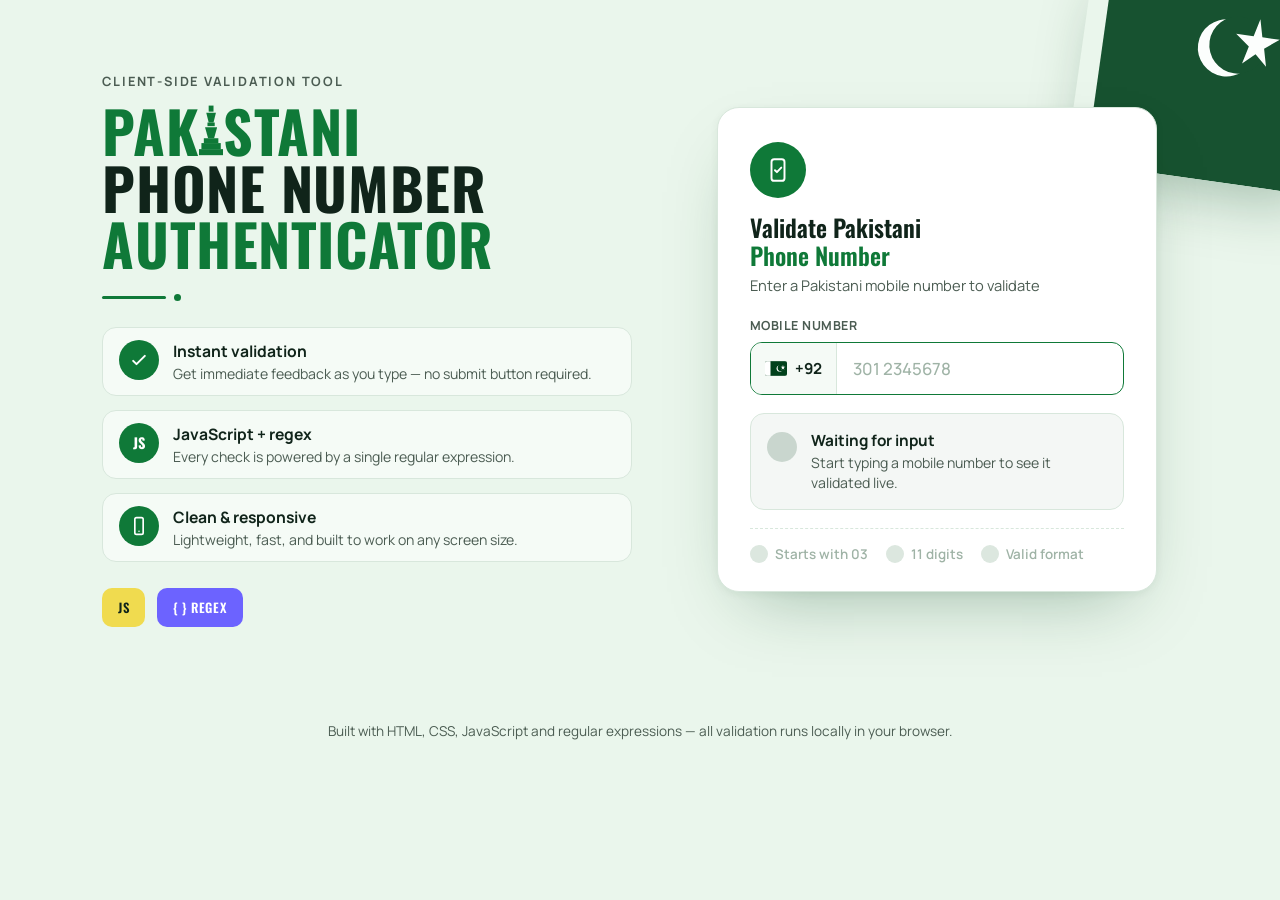
<file: index.html>
<!DOCTYPE html>
<html lang="en">
<head>
<meta charset="UTF-8">
<meta name="viewport" content="width=device-width, initial-scale=1.0">
<title>Pakistani Phone Number Authenticator</title>
<link rel="preconnect" href="https://fonts.googleapis.com">
<link rel="preconnect" href="https://fonts.gstatic.com" crossorigin>
<link href="https://fonts.googleapis.com/css2?family=Manrope:wght@400;500;600;700;800&family=Oswald:wght@500;600;700&display=swap" rel="stylesheet">
<link rel="stylesheet" href="style.css">
</head>
<body>

<div class="page">

  <div class="corner-flag" aria-hidden="true">
    <svg viewBox="0 0 200 200">
      <rect width="200" height="200" fill="var(--deep-green)"/>
      <g fill="#fff" transform="translate(112,78)">
        <circle r="26"/>
        <circle r="26" fill="var(--deep-green)" cx="10" cy="-4"/>
        <path d="M27 -30 L31 -14 L47 -14 L34 -4 L38 12 L27 2 L16 12 L20 -4 L7 -14 L23 -14 Z"/>
      </g>
    </svg>
  </div>

  <header class="hero">
    <div class="hero-inner">

      <div class="hero-copy">
        <p class="eyebrow">Client&#8209;side validation tool</p>

        <h1 class="headline">
          <span class="line accent">Pak<span class="tower" aria-hidden="true">
            <svg viewBox="0 0 40 90" preserveAspectRatio="xMidYMax meet">
              <rect x="16" y="4" width="8" height="10"/>
              <polygon points="12,16 28,16 24,32 16,32"/>
              <rect x="14" y="32" width="12" height="6"/>
              <polygon points="10,40 30,40 25,58 15,58"/>
              <rect x="8" y="58" width="24" height="8"/>
              <rect x="4" y="66" width="32" height="10"/>
              <rect x="0" y="76" width="40" height="10"/>
            </svg>
          </span>stani</span>
          <span class="line ink">Phone Number</span>
          <span class="line accent">Authenticator</span>
        </h1>

        <div class="rule"><span class="dot"></span></div>

        <ul class="feature-list">
          <li>
            <span class="feature-icon">
              <svg viewBox="0 0 24 24" fill="none"><path d="M5 13l4 4L19 7" stroke="#fff" stroke-width="2.4" stroke-linecap="round" stroke-linejoin="round"/></svg>
            </span>
            <div>
              <strong>Instant validation</strong>
              <p>Get immediate feedback as you type &mdash; no submit button required.</p>
            </div>
          </li>
          <li>
            <span class="feature-icon">JS</span>
            <div>
              <strong>JavaScript + regex</strong>
              <p>Every check is powered by a single regular expression.</p>
            </div>
          </li>
          <li>
            <span class="feature-icon">
              <svg viewBox="0 0 24 24" fill="none"><rect x="7" y="2" width="10" height="20" rx="2" stroke="#fff" stroke-width="2"/><circle cx="12" cy="18.4" r="0.9" fill="#fff"/></svg>
            </span>
            <div>
              <strong>Clean &amp; responsive</strong>
              <p>Lightweight, fast, and built to work on any screen size.</p>
            </div>
          </li>
        </ul>

        <div class="badges">
          <span class="badge badge-js">JS</span>
          <span class="badge badge-re">{&nbsp;}&nbsp;REGEX</span>
        </div>
      </div>

      <div class="hero-demo">
        <section class="card" aria-labelledby="card-title">
          <div class="card-icon">
            <svg viewBox="0 0 24 24" fill="none"><rect x="6" y="2" width="12" height="20" rx="2.5" stroke="#fff" stroke-width="1.8"/><path d="M9.2 12.2l1.8 1.8 4-4.2" stroke="#fff" stroke-width="1.8" stroke-linecap="round" stroke-linejoin="round"/></svg>
          </div>
          <h2 id="card-title">Validate Pakistani<br><span class="accent">Phone Number</span></h2>
          <p class="card-sub">Enter a Pakistani mobile number to validate</p>

          <label class="field-label" for="phone-input">Mobile number</label>
          <div class="input-row" id="input-row">
            <div class="country-code">
              <svg viewBox="0 0 24 16" class="flag">
                <rect width="24" height="16" fill="#01411C"/>
                <rect width="6" height="16" fill="#fff"/>
                <g fill="#fff" transform="translate(16,8)">
                  <circle r="3.4"/>
                  <circle r="3.4" fill="#01411C" cx="1.2" cy="-0.6"/>
                  <path d="M3.6 -4 L4.1 -2 L6.2 -2 L4.5 -0.7 L5.1 1.4 L3.6 0.1 L2.1 1.4 L2.7 -0.7 L1 -2 L3.1 -2 Z"/>
                </g>
              </svg>
              <span>+92</span>
            </div>
            <input type="tel" id="phone-input" placeholder="301 2345678" inputmode="numeric" autocomplete="off" maxlength="14">
          </div>

          <div class="result" id="result" data-state="idle" role="status" aria-live="polite">
            <span class="result-icon" id="result-icon"></span>
            <div>
              <p class="result-title" id="result-title">Waiting for input</p>
              <p class="result-message" id="result-message">Start typing a mobile number to see it validated live.</p>
            </div>
          </div>

          <div class="checklist" id="checklist">
            <span class="check" data-check="prefix"><i></i>Starts with 03</span>
            <span class="check" data-check="length"><i></i>11 digits</span>
            <span class="check" data-check="format"><i></i>Valid format</span>
          </div>
        </section>
      </div>

    </div>
  </header>

  <footer class="site-footer">
    <p>Built with HTML, CSS, JavaScript and regular expressions &mdash; all validation runs locally in your browser.</p>
  </footer>

</div>

<script src="script.js"></script>
</body>
</html>
</file>
<file: style.css>
:root {
  --deep-green: #01411C;
  --accent-green: #0F7938;
  --accent-green-dark: #0B5C2A;
  --mint-bg: #EAF6EC;
  --ink: #10241A;
  --white: #FFFFFF;
  --line: #D8E7DC;
  --muted: #4B5C52;
  --error: #C0392B;
  --error-bg: #FBEAE8;
  --success-bg: #E7F6EA;

  --font-display: "Oswald", sans-serif;
  --font-body: "Manrope", sans-serif;
}

* { box-sizing: border-box; }

html { scroll-behavior: smooth; }

body {
  margin: 0;
  font-family: var(--font-body);
  color: var(--ink);
  background: var(--mint-bg);
}

@media (prefers-reduced-motion: reduce) {
  * { animation-duration: 0.01ms !important; transition-duration: 0.01ms !important; }
}

.page {
  position: relative;
  overflow: hidden;
}

/* corner flag flourish */
.corner-flag {
  position: absolute;
  top: -40px;
  right: -60px;
  width: 260px;
  height: 220px;
  transform: rotate(8deg);
  border-radius: 18px;
  overflow: hidden;
  box-shadow: 0 30px 60px -20px rgba(1, 65, 28, 0.35);
  z-index: 0;
  opacity: 0.9;
}
.corner-flag svg { width: 100%; height: 100%; display: block; }

@media (max-width: 720px) {
  .corner-flag { width: 150px; height: 130px; top: -20px; right: -40px; }
}

.hero {
  position: relative;
  z-index: 1;
  padding: 72px 8vw 56px;
}

.hero-inner {
  display: grid;
  grid-template-columns: 1.1fr 1fr;
  gap: 64px;
  align-items: center;
  max-width: 1240px;
  margin: 0 auto;
}

@media (max-width: 980px) {
  .hero-inner { grid-template-columns: 1fr; gap: 40px; }
  .hero { padding: 56px 6vw 40px; }
}

/* ---------- copy column ---------- */

.eyebrow {
  font-family: var(--font-body);
  font-weight: 700;
  letter-spacing: 0.14em;
  text-transform: uppercase;
  font-size: 0.8rem;
  color: var(--muted);
  margin: 0 0 10px;
}

.headline {
  font-family: var(--font-display);
  font-weight: 700;
  text-transform: uppercase;
  line-height: 0.98;
  letter-spacing: 0.01em;
  margin: 0;
  font-size: clamp(2.1rem, 5.6vw, 3.6rem);
}

.headline .line { display: block; }
.headline .accent { color: var(--accent-green); }
.headline .ink { color: var(--ink); }

.tower {
  display: inline-flex;
  height: 0.98em;
  width: 0.42em;
  vertical-align: baseline;
  transform: translateY(0.02em);
}
.tower svg { width: 100%; height: 100%; fill: currentColor; }

.rule {
  display: flex;
  align-items: center;
  gap: 8px;
  margin: 22px 0 26px;
}
.rule::before {
  content: "";
  width: 64px;
  height: 3px;
  background: var(--accent-green);
  border-radius: 2px;
}
.rule .dot {
  width: 7px;
  height: 7px;
  border-radius: 50%;
  background: var(--accent-green);
}

.feature-list {
  list-style: none;
  margin: 0 0 26px;
  padding: 0;
  display: flex;
  flex-direction: column;
  gap: 14px;
}

.feature-list li {
  display: flex;
  align-items: flex-start;
  gap: 14px;
  background: rgba(255,255,255,0.55);
  border: 1px solid var(--line);
  border-radius: 14px;
  padding: 12px 16px;
}

.feature-icon {
  flex: none;
  width: 40px;
  height: 40px;
  border-radius: 50%;
  background: var(--accent-green);
  color: #fff;
  display: flex;
  align-items: center;
  justify-content: center;
  font-family: var(--font-display);
  font-weight: 700;
  font-size: 0.9rem;
}
.feature-icon svg { width: 20px; height: 20px; }

.feature-list strong {
  display: block;
  font-size: 0.98rem;
  font-weight: 700;
  margin-bottom: 2px;
}
.feature-list p {
  margin: 0;
  font-size: 0.88rem;
  color: var(--muted);
  line-height: 1.35;
}

.badges { display: flex; gap: 12px; }
.badge {
  font-family: var(--font-display);
  font-weight: 600;
  font-size: 0.8rem;
  letter-spacing: 0.04em;
  padding: 10px 16px;
  border-radius: 10px;
  color: #fff;
}
.badge-js { background: #F0DB4F; color: #10241A; }
.badge-re { background: #6C63FF; }

/* ---------- demo / card column ---------- */

.hero-demo { display: flex; justify-content: center; }

.card {
  width: 100%;
  max-width: 440px;
  background: var(--white);
  border-radius: 22px;
  padding: 34px 32px 28px;
  box-shadow: 0 30px 70px -30px rgba(1, 65, 28, 0.35), 0 2px 8px rgba(1,65,28,0.06);
  border: 1px solid var(--line);
}

.card-icon {
  width: 56px;
  height: 56px;
  border-radius: 50%;
  background: var(--accent-green);
  display: flex;
  align-items: center;
  justify-content: center;
  margin-bottom: 16px;
}
.card-icon svg { width: 26px; height: 26px; }

.card h2 {
  font-family: var(--font-display);
  font-size: 1.5rem;
  font-weight: 600;
  line-height: 1.15;
  margin: 0 0 6px;
}
.card h2 .accent { color: var(--accent-green); }

.card-sub {
  margin: 0 0 22px;
  color: var(--muted);
  font-size: 0.92rem;
}

.field-label {
  display: block;
  font-size: 0.78rem;
  font-weight: 700;
  letter-spacing: 0.04em;
  text-transform: uppercase;
  color: var(--muted);
  margin-bottom: 8px;
}

.input-row {
  display: flex;
  align-items: stretch;
  border: 1.5px solid var(--accent-green);
  border-radius: 12px;
  overflow: hidden;
  transition: border-color 0.15s ease, box-shadow 0.15s ease;
}
.input-row:focus-within {
  box-shadow: 0 0 0 3px rgba(15, 121, 56, 0.18);
}
.input-row[data-state="invalid"] {
  border-color: var(--error);
}
.input-row[data-state="invalid"]:focus-within {
  box-shadow: 0 0 0 3px rgba(192, 57, 43, 0.16);
}

.country-code {
  display: flex;
  align-items: center;
  gap: 8px;
  padding: 0 14px;
  background: #F5FAF6;
  border-right: 1px solid var(--line);
  font-weight: 700;
  font-size: 0.95rem;
  white-space: nowrap;
}
.flag { width: 22px; height: 15px; border-radius: 2px; }

#phone-input {
  flex: 1;
  min-width: 0;
  border: none;
  outline: none;
  padding: 14px 16px;
  font-family: var(--font-body);
  font-size: 1.05rem;
  font-weight: 600;
  color: var(--ink);
  background: transparent;
}
#phone-input::placeholder { color: #9FB3A6; font-weight: 500; }

.result {
  display: flex;
  gap: 14px;
  align-items: flex-start;
  margin-top: 18px;
  padding: 16px 16px;
  border-radius: 14px;
  background: #F4F7F5;
  border: 1px solid var(--line);
  transition: background 0.15s ease, border-color 0.15s ease;
}
.result[data-state="valid"] {
  background: var(--success-bg);
  border-color: #BFE3C8;
}
.result[data-state="invalid"] {
  background: var(--error-bg);
  border-color: #F1C4BE;
}

.result-icon {
  flex: none;
  width: 30px;
  height: 30px;
  border-radius: 50%;
  display: flex;
  align-items: center;
  justify-content: center;
  background: #C9D6CE;
  margin-top: 2px;
}
.result[data-state="valid"] .result-icon { background: var(--accent-green); }
.result[data-state="invalid"] .result-icon { background: var(--error); }
.result-icon svg { width: 16px; height: 16px; }

.result-title {
  margin: 0 0 2px;
  font-weight: 700;
  font-size: 0.96rem;
}
.result[data-state="valid"] .result-title { color: var(--accent-green-dark); }
.result[data-state="invalid"] .result-title { color: var(--error); }

.result-message {
  margin: 0;
  font-size: 0.88rem;
  color: var(--muted);
  line-height: 1.4;
}

.checklist {
  display: flex;
  flex-wrap: wrap;
  gap: 8px 18px;
  margin-top: 18px;
  padding-top: 16px;
  border-top: 1px dashed var(--line);
}

.check {
  display: inline-flex;
  align-items: center;
  gap: 7px;
  font-size: 0.84rem;
  font-weight: 600;
  color: #9FB3A6;
}
.check i {
  width: 18px;
  height: 18px;
  border-radius: 50%;
  background: #DCE7DF;
  position: relative;
  flex: none;
}
.check i::before {
  content: "";
  position: absolute;
  inset: 0;
}
.check.is-valid { color: var(--accent-green-dark); }
.check.is-valid i { background: var(--accent-green); }
.check.is-valid i::before {
  background: none;
  border: solid #fff;
  border-width: 0 0 2px 2px;
  width: 7px;
  height: 4px;
  top: 5px;
  left: 5px;
  transform: rotate(-45deg);
}
.check.is-invalid { color: var(--error); }
.check.is-invalid i { background: var(--error); }
.check.is-invalid i::before {
  background: #fff;
  width: 8px;
  height: 2px;
  top: 8px;
  left: 5px;
  border-radius: 1px;
}

.site-footer {
  position: relative;
  z-index: 1;
  text-align: center;
  padding: 26px 6vw 40px;
  color: var(--muted);
  font-size: 0.85rem;
}
</file>
